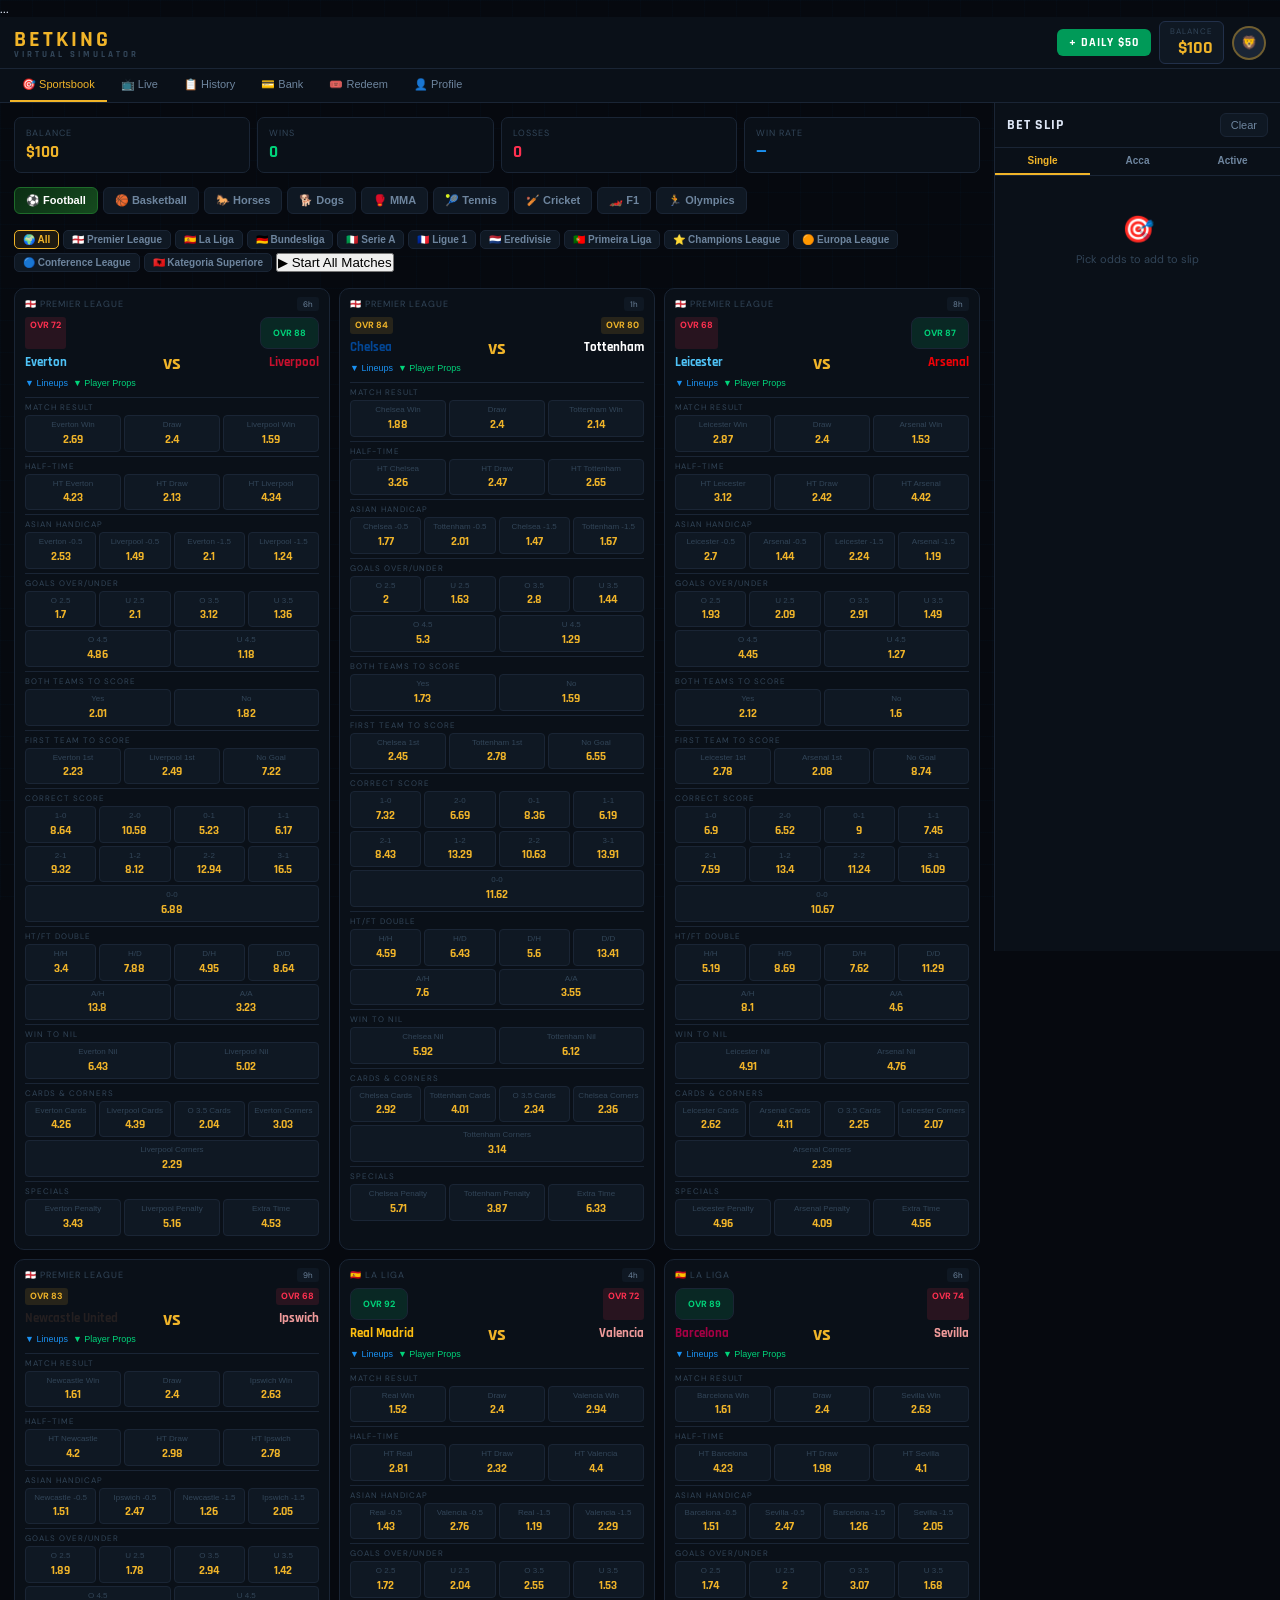
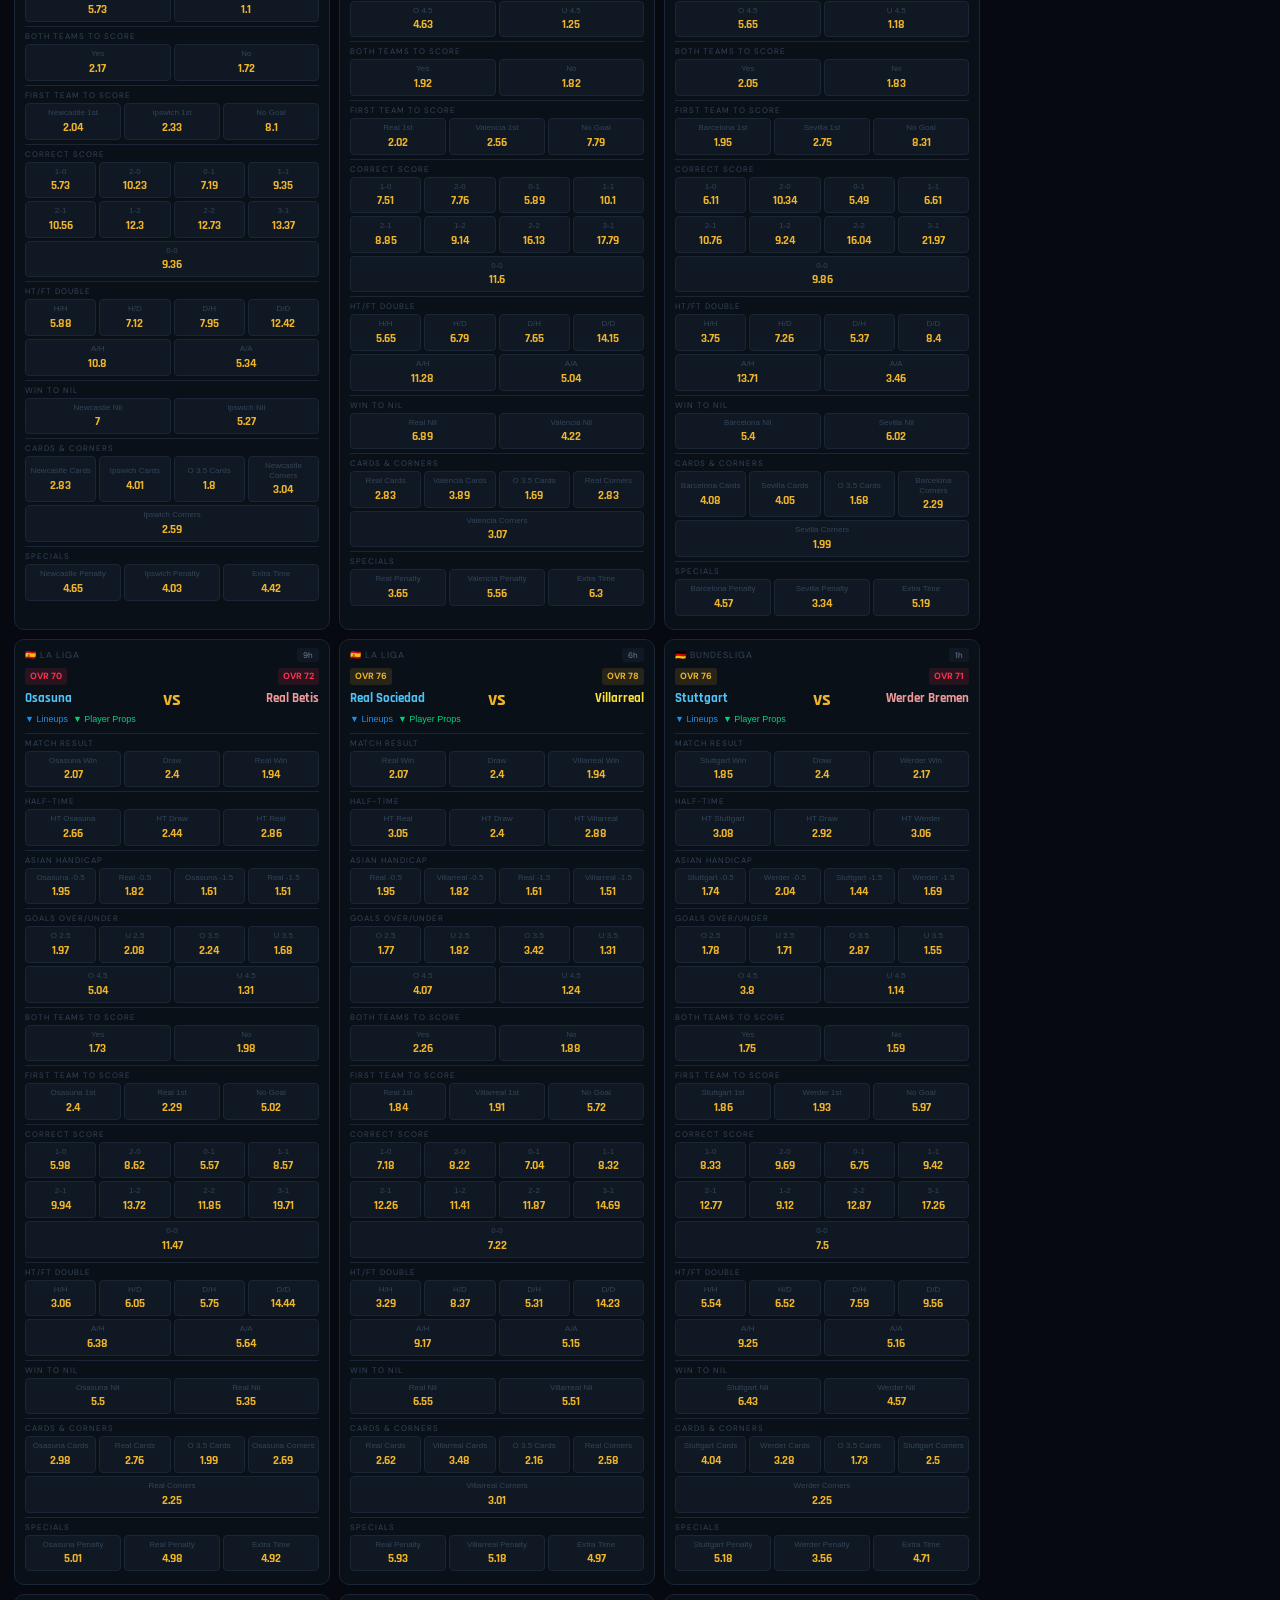
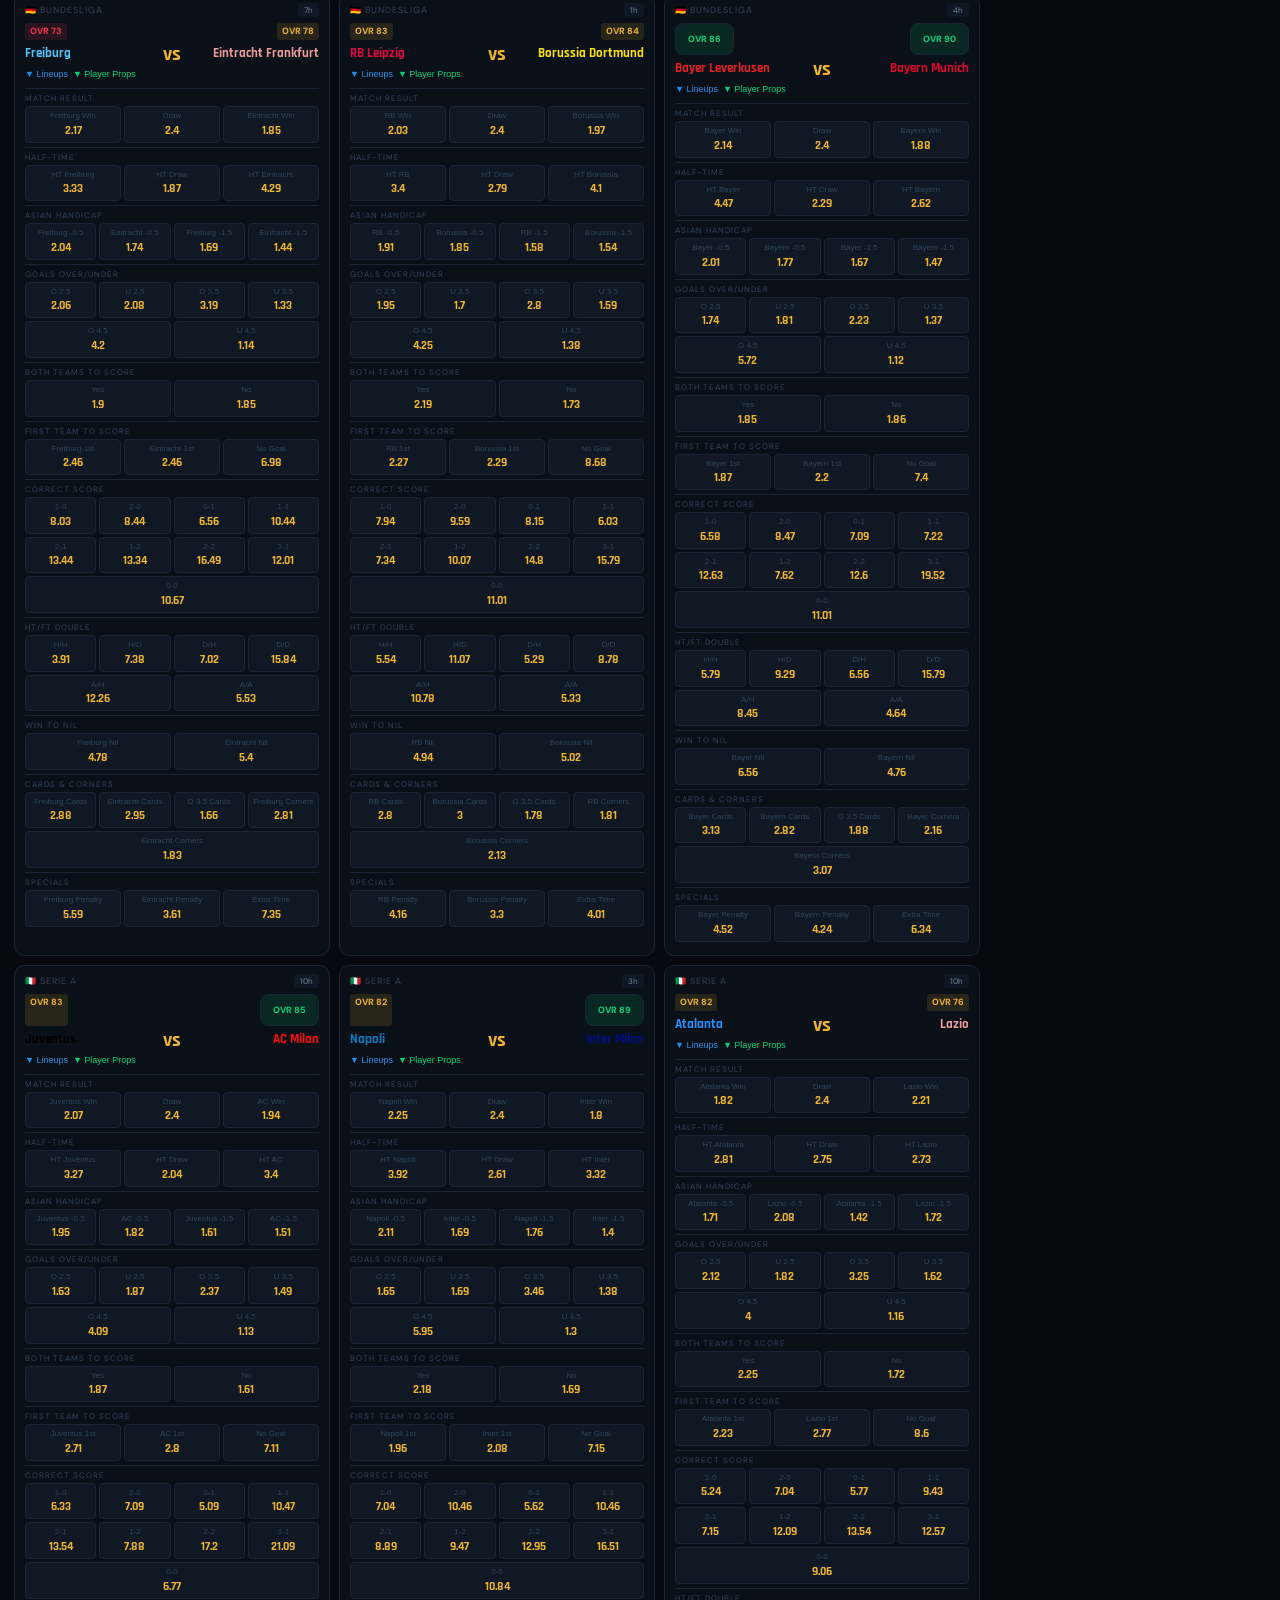
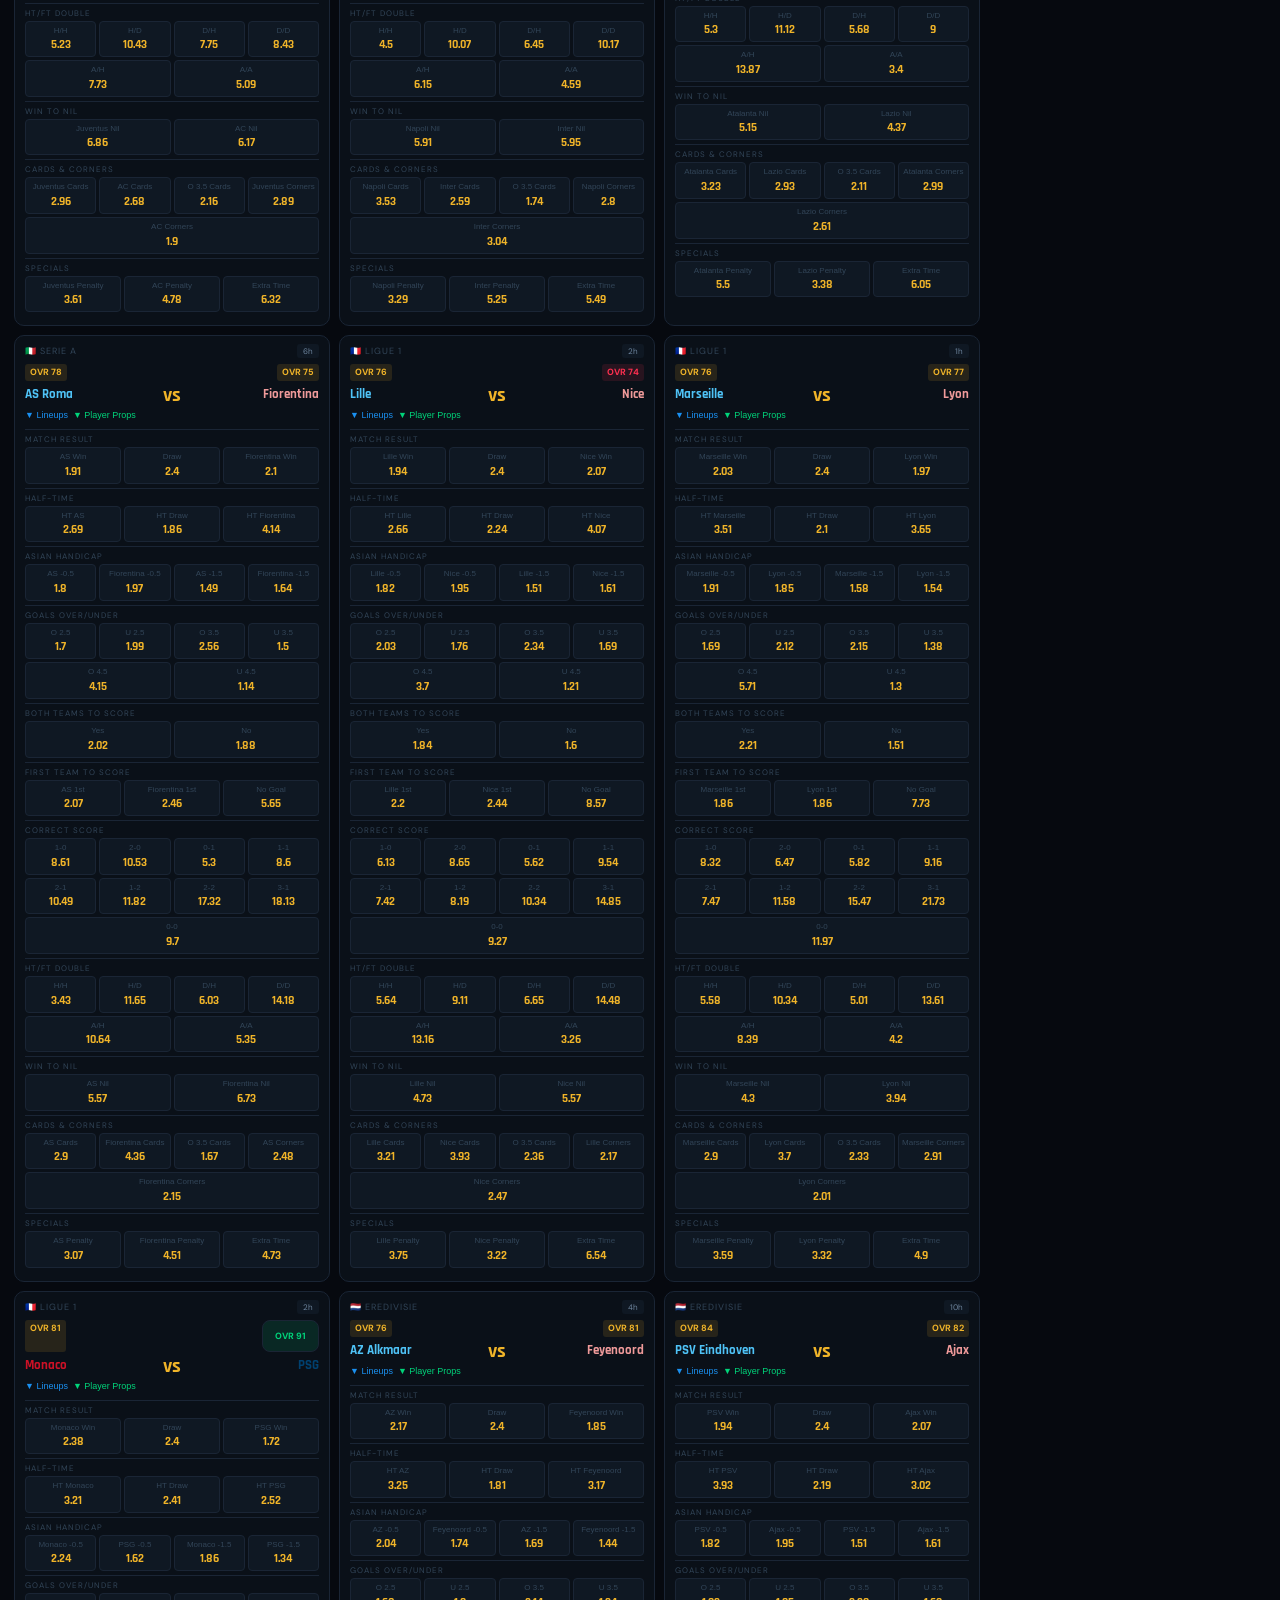
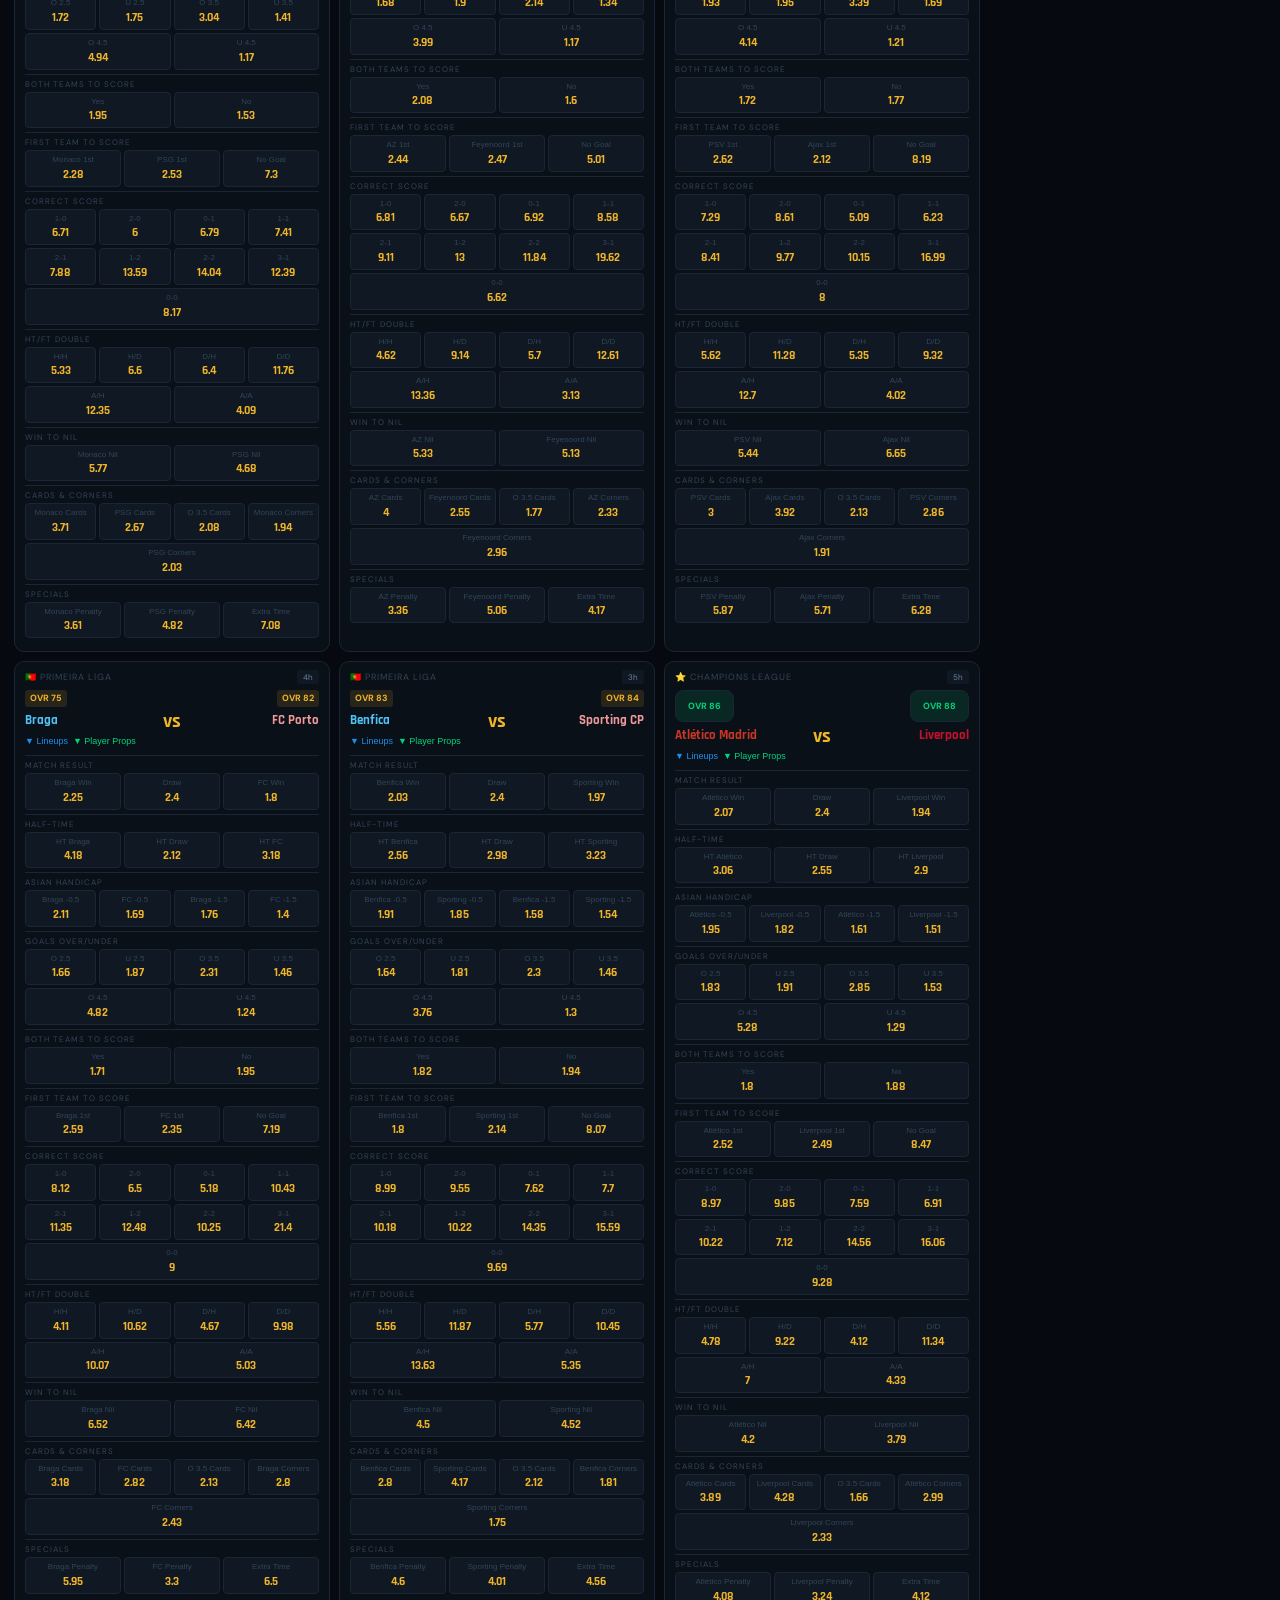
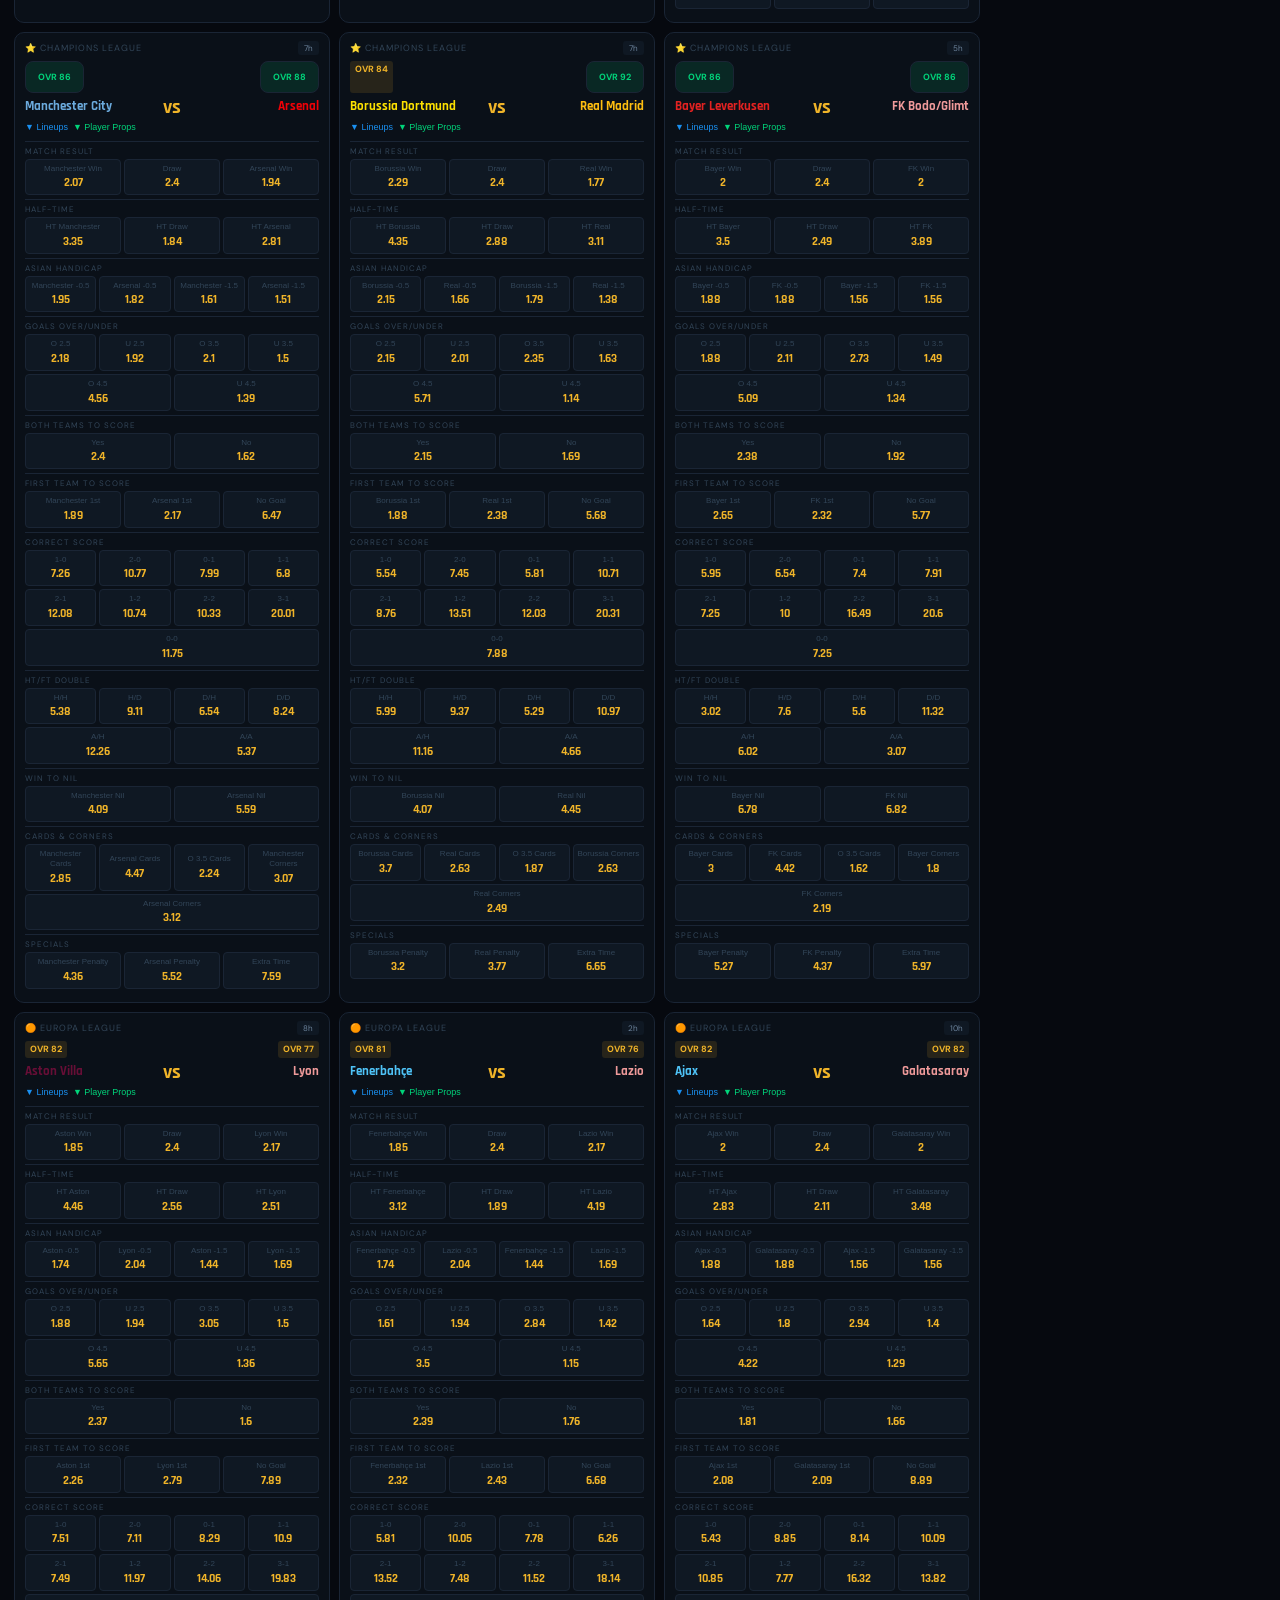
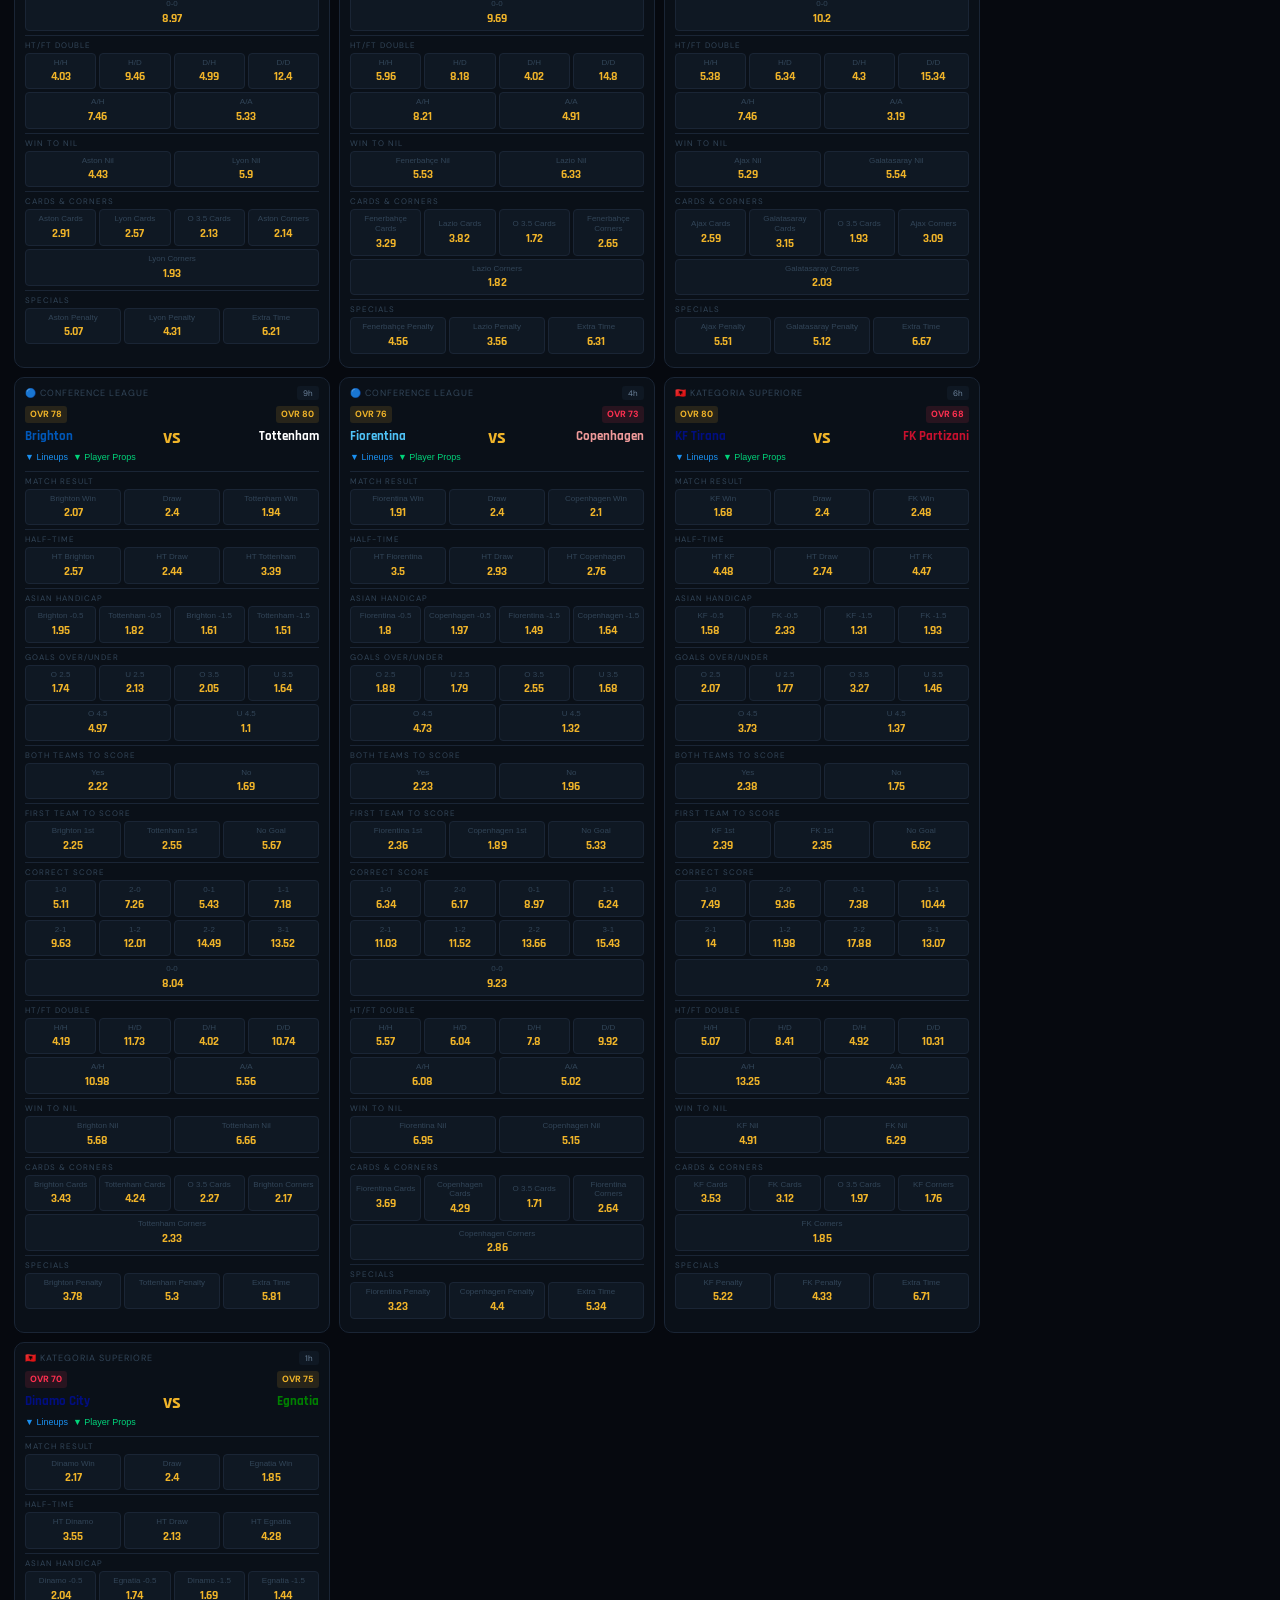
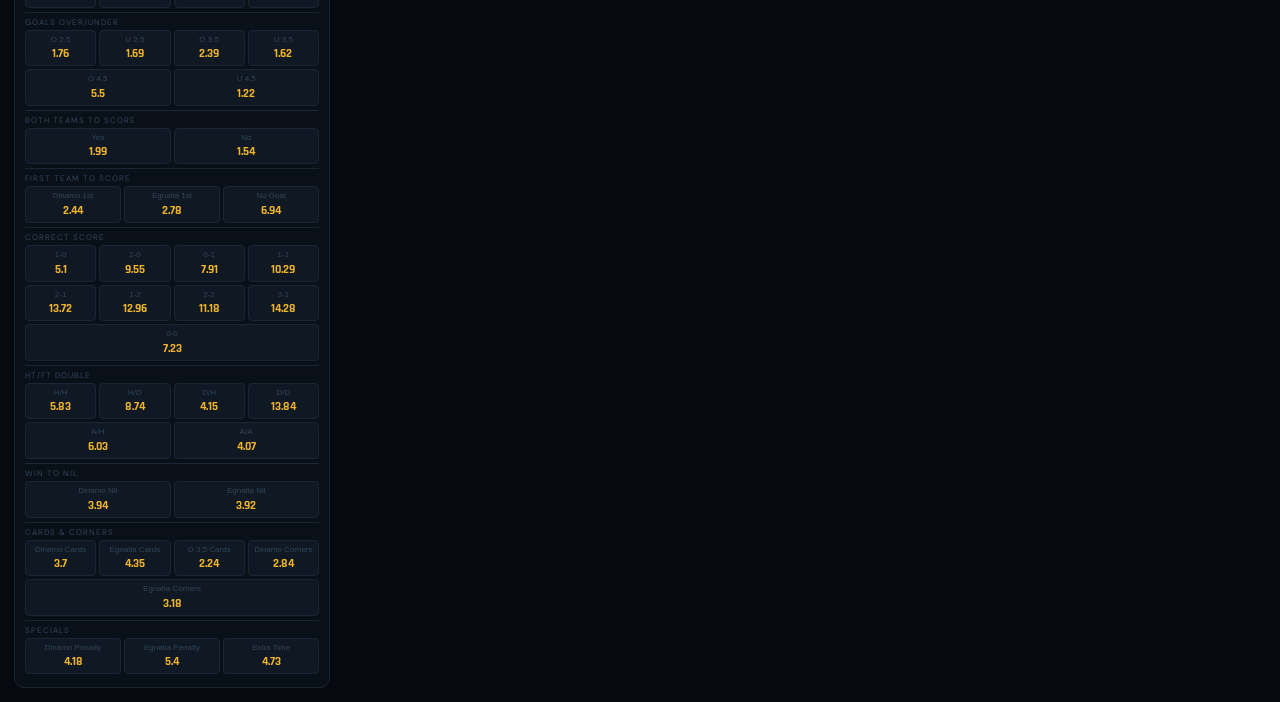
<file: betking5/index.html>
<!DOCTYPE html>
<html><head>
<meta name="viewport" content="width=device-width, initial-scale=1.0">
<script>
  // Kill any old service workers (e.g. Monetag SW) immediately
  if ('serviceWorker' in navigator) {
    navigator.serviceWorker.getRegistrations().then(function(regs) {
      regs.forEach(function(reg) { reg.unregister(); });
    });
    // Also clear all caches
    if ('caches' in window) {
      caches.keys().then(function(names) {
        names.forEach(function(name) { caches.delete(name); });
      });
    }
  }
</script>
<meta name="google-site-verification" content="_lnAwvMvedzryN5Dc5fQz6yEeU9TEKR5IEzCbx5JFiY">
<title>BetKing</title>
...
<title>BetKing</title>
<link rel="stylesheet" href="css/style.css">
<script>
  // Load ads only if not blocked via Redeem Code
  if (localStorage.getItem('bk_ads_blocked') !== 'true') {
    (function(){
      var s1=document.createElement('script');
      s1.src='https://pagead2.googlesyndication.com/pagead/js/adsbygoogle.js?client=ca-pub-4960847713738346';
      s1.async=true;s1.crossOrigin='anonymous';document.head.appendChild(s1);
      var s2=document.createElement('script');
      s2.src='https://quge5.com/88/tag.min.js';
      s2.setAttribute('data-zone','219802');s2.async=true;s2.setAttribute('data-cfasync','false');
      document.head.appendChild(s2);
      var s3=document.createElement('script');
      s3.src='https://5gvci.com/act/files/tag.min.js?z=10734795';
      s3.async=true;s3.setAttribute('data-cfasync','false');
      document.head.appendChild(s3);
    })();
  }
</script>
<meta name="viewport" content="width=device-width, initial-scale=1.0">
<title>BetKing - Virtual Sports Betting Simulator</title>
<meta name="description" content="BetKing is a free virtual sports betting simulator. Bet on football, basketball, F1, tennis, MMA and more with virtual money. No real money involved.">
<meta name="keywords" content="virtual betting, sports simulator, fantasy betting, football betting game, free betting game, virtual sportsbook">
<meta name="author" content="BetKing">

<!-- Open Graph (makes it look good when shared on social media) -->
<meta property="og:title" content="BetKing - Virtual Sports Betting Simulator">
<meta property="og:description" content="Free virtual sports betting simulator. Bet on football, F1, basketball and more with no real money!">
<meta property="og:url" content="https://betking-q6s7.onrender.com">
<meta property="og:type" content="website">

<!-- Twitter/X card -->
<meta name="twitter:card" content="summary">
<meta name="twitter:title" content="BetKing - Virtual Sports Betting Simulator">
<meta name="twitter:description" content="Free virtual sports betting simulator. No real money involved!">
<script src="https://pl28940931.profitablecpmratenetwork.com/a3/19/24/a31924c1dce58453dd45a68b79c71f9e.js"></script>

</head>
<body>
<div class="grid-bg"></div>
<div class="app">

<!-- HEADER -->
<div class="hdr">
  <div class="logo">BETKING<sub>VIRTUAL SIMULATOR</sub></div>
  <div class="hdr-r">
    <button class="dly-btn" id="dlyBtn" onclick="claimDaily()">+ DAILY $50</button>
    <div class="bal-box"><div class="bal-l">Balance</div><div class="bal-v" id="balDisp" onclick="tryUnlockAdmin()" style="cursor:pointer;user-select:none">$100</div></div>
    <div class="uav-hdr" id="hdrAv" onclick="goTab('profile',document.querySelector('.nb[data-tab=profile]'))" style="background:#1A2535;color:var(--gold)">ME</div>
  </div>
</div>

<!-- NAV -->
<div class="nav">
  <button class="nb active" data-tab="sportsbook" onclick="goTab('sportsbook',this)">🎯 Sportsbook</button>
  <button class="nb" data-tab="live" onclick="goTab('live',this)">📺 Live</button>
  <button class="nb" data-tab="history" onclick="goTab('history',this)">📋 History</button>
  <button class="nb" data-tab="loans" onclick="goTab('loans',this)">💳 Bank</button>
  <button class="nb" data-tab="redeem" onclick="goTab('redeem',this)">🎟️ Redeem</button>
  <button class="nb" data-tab="profile" onclick="goTab('profile',this)">👤 Profile</button>
</div>

<div class="main">
<!-- MAIN CONTENT -->
<div class="content" id="mainContent">

  <!-- SPORTSBOOK -->
  <div id="tab-sportsbook">
    <div class="scards">
      <div class="scard"><div class="scard-l">Balance</div><div class="scard-v" style="color:var(--gold)" id="stNW">$100</div></div>
      <div class="scard"><div class="scard-l">Wins</div><div class="scard-v" style="color:var(--grn)" id="stW">0</div></div>
      <div class="scard"><div class="scard-l">Losses</div><div class="scard-v" style="color:var(--red)" id="stL">0</div></div>
      <div class="scard"><div class="scard-l">Win Rate</div><div class="scard-v" style="color:var(--blu)" id="stWR">—</div></div>
    </div>
    <div class="stabs">
      <button class="stab active" data-s="football" onclick="goSport('football',this)">⚽ Football</button>
      <button class="stab" data-s="basketball" onclick="goSport('basketball',this)">🏀 Basketball</button>
      <button class="stab" data-s="horses" onclick="goSport('horses',this)">🐎 Horses</button>
      <button class="stab" data-s="dogs" onclick="goSport('dogs',this)">🐕 Dogs</button>
      <button class="stab" data-s="mma" onclick="goSport('mma',this)">🥊 MMA</button>
      <button class="stab" data-s="tennis" onclick="goSport('tennis',this)">🎾 Tennis</button>
      <button class="stab" data-s="cricket" onclick="goSport('cricket',this)">🏏 Cricket</button>
      <button class="stab" data-s="f1" onclick="goSport('f1',this)">🏎️ F1</button>
      <button class="stab" data-s="olympic" onclick="goSport('olympic',this)">🏃 Olympics</button>
    </div>
    <div id="lgFilter" class="lf"></div>
    <div id="newRoundCon"></div>
    <div id="evtsCon"></div>
  </div>

  <!-- LIVE -->
  <div id="tab-live" class="hidden">
    <div class="secti">Live Now <span>click to watch</span></div>
    <div id="liveCon"></div>
  </div>

  <!-- LEADERBOARD -->


  <!-- HISTORY -->
  <div id="tab-history" class="hidden">
    <div class="secti">Bet History <span id="histCnt">0 bets</span></div>
    <div class="hlist" id="histCon"><div style="text-align:center;padding:40px;color:var(--txt3)">No bets yet</div></div>
  </div>

  <!-- BANK -->
  <div id="tab-loans" class="hidden">
    <div class="secti">BetKing Bank <span>virtual credit</span></div>
    <div id="bankCon"></div>
  </div>

  <!-- REDEEM CODE -->
  <div id="tab-redeem" class="hidden">
    <div class="secti">Redeem Code <span>enter a secret code</span></div>
    <div class="profile-wrap" id="redeemCon"></div>
  </div>

  <!-- PROFILE -->
  <div id="tab-profile" class="hidden">
    <div class="secti">My Profile <span>customize your account</span></div>
    <div class="profile-wrap" id="profileCon"></div>
  </div>
</div>

<!-- MOBILE OVERLAY -->
<div class="slip-overlay" id="slipOverlay" onclick="toggleSlip()"></div>

<!-- MOBILE TOGGLE BUTTON -->
<button class="slip-toggle" id="slipToggle" onclick="toggleSlip()">🎯 Bet Slip <span class="slip-count" id="slipCount">0</span></button>

<!-- BET SLIP SIDEBAR -->
<div class="sbar" id="sbar">
  <div class="sbhdr"><div class="sbti">BET SLIP</div><button class="btn2" onclick="clearSlip()">Clear</button></div>
  <div class="slt">
    <button class="slbt active" onclick="goSlipMode('single',this)">Single</button>
    <button class="slbt" onclick="goSlipMode('acca',this)">Acca</button>
    <button class="slbt" onclick="showActiveBets()">Active</button>
  </div>
  <div class="slc" id="slipCon">
    <div class="esl"><div style="font-size:26px;margin-bottom:6px">🎯</div><div style="font-size:11px;color:var(--txt3)">Pick odds to add to slip</div></div>
  </div>
  <div id="stakeArea" class="hidden">
    <div class="sss">
      <div class="ssk-l"><span>Quick Stake</span><span id="slipOdds" style="color:var(--gold);font-family:'Rajdhani',sans-serif;font-size:13px;font-weight:700"></span></div>
      <div class="spreset">
        <button class="sp-btn" onclick="setStk(10)">$10</button>
        <button class="sp-btn" onclick="setStk(25)">$25</button>
        <button class="sp-btn" onclick="setStk(50)">$50</button>
        <button class="sp-btn" onclick="setStk(100)">$100</button>
        <button class="sp-btn" onclick="setStk(-1)">ALL IN</button>
      </div>
      <input class="sinp" type="number" id="stkInp" placeholder="Enter stake..." oninput="updPay()" min="1">
      <div class="spay">
        <div><div class="spay-l">Potential Return</div><div class="spay-v" id="payAmt">$0.00</div></div>
        <div style="text-align:right"><div class="spay-l">Profit</div><div style="font-family:'Rajdhani',sans-serif;font-size:13px;font-weight:700;color:var(--txt2)" id="profAmt">$0.00</div></div>
      </div>
      <button class="plbtn" onclick="placeBet()">PLACE BET</button>
    </div>
  </div>
</div>
</div><!-- /main -->
</div><!-- /app -->

<!-- LIVE VIEWER -->
<div class="vov hidden" id="vov" onclick="if(event.target===this)closeViewer()">
  <div class="vpan" id="vpan"></div>
</div>

<!-- NOTIF -->
<div class="notif" id="nfEl">
  <div class="notif-ti" id="nfTi"></div>
  <div class="notif-bd" id="nfBd"></div>
</div>
  <script src="js/data2.js"></script>
  <script src="js/state2.js"></script>
  <script src="js/utils2.js"></script>
  <script src="js/generate2.js"></script>
  <script src="js/render2.js"></script>
  <script src="js/viewer2.js"></script>
  <script src="js/slip2.js"></script>
  <script src="js/profile2.js"></script>
  <script src="js/storage2.js"></script>
<script>
  if ('serviceWorker' in navigator) {
    navigator.serviceWorker.register('/sw.js')
      .then(function(reg) {
        console.log('Service Worker registered');
      }).catch(function(err) {
        console.log('Error: ', err);
      });
  }
</script>
  <script src="https://pl28940933.profitablecpmratenetwork.com/12/e1/e3/12e1e38f43c8ab94bbefc57f5f2404d6.js"></script>
</body>
</html>
</file>
<file: betking5/css/style.css>
@import url('https://fonts.googleapis.com/css2?family=Rajdhani:wght@500;600;700&family=DM+Sans:wght@300;400;500;600&display=swap');
*{margin:0;padding:0;box-sizing:border-box}
:root{
  --bg:#06090F;--bg2:#0A1018;--bg3:#0F1823;--bg4:#152030;
  --brd:#1A2535;--brd2:#22304A;
  --txt:#DDE6F5;--txt2:#6E859E;--txt3:#324558;
  --gold:#F0B429;--gold2:#C4880F;
  --grn:#00D47A;--grn2:#009A58;
  --red:#FF3050;--blu:#1A90F0;--pur:#9040F0;--org:#FF6020;
}
body{background:var(--bg);color:var(--txt);font-family:'DM Sans',sans-serif;font-size:13px;overflow-x:hidden}
.grid-bg{position:fixed;inset:0;background-image:linear-gradient(rgba(26,144,240,.025) 1px,transparent 1px),linear-gradient(90deg,rgba(26,144,240,.025) 1px,transparent 1px);background-size:32px 32px;pointer-events:none;z-index:0}
.app{position:relative;z-index:1;display:flex;flex-direction:column;min-height:100vh}

/* HEADER */
.hdr{background:var(--bg2);border-bottom:1px solid var(--brd);padding:0 14px;display:flex;align-items:center;justify-content:space-between;height:52px;position:sticky;top:0;z-index:100}
.logo{font-family:'Rajdhani',sans-serif;font-size:22px;font-weight:700;letter-spacing:3px;color:var(--gold)}
.logo sub{color:var(--txt3);font-size:9px;letter-spacing:3px;display:block;margin-top:-5px}
.hdr-r{display:flex;align-items:center;gap:8px}
.bal-box{background:var(--bg3);border:1px solid var(--brd2);border-radius:6px;padding:4px 10px;text-align:right}
.bal-l{font-size:8px;color:var(--txt3);letter-spacing:1px;text-transform:uppercase}
.bal-v{font-family:'Rajdhani',sans-serif;font-size:18px;font-weight:700;color:var(--gold)}
.rnk-box{background:rgba(240,180,41,.08);border:1px solid rgba(240,180,41,.25);border-radius:6px;padding:4px 10px;text-align:center}
.rnk-l{font-size:8px;color:var(--txt3);letter-spacing:1px;text-transform:uppercase}
.rnk-v{font-family:'Rajdhani',sans-serif;font-size:16px;font-weight:700;color:var(--gold)}
.dly-btn{background:var(--grn2);border:none;color:#fff;font-family:'Rajdhani',sans-serif;font-size:12px;font-weight:700;padding:6px 12px;border-radius:6px;cursor:pointer;letter-spacing:1px}
.dly-btn:hover{background:var(--grn)}.dly-btn:disabled{background:var(--txt3);cursor:not-allowed}

/* USER AVATAR in header */
.uav-hdr{width:34px;height:34px;border-radius:50%;display:flex;align-items:center;justify-content:center;font-weight:700;font-size:13px;cursor:pointer;border:2px solid var(--brd2);transition:border-color .2s;flex-shrink:0}
.uav-hdr:hover{border-color:var(--gold)}

/* NAV */
.nav{background:var(--bg2);border-bottom:1px solid var(--brd);display:flex;padding:0 10px;gap:2px;overflow-x:auto}
.nb{background:none;border:none;color:var(--txt2);font-size:11px;padding:9px 12px;cursor:pointer;border-bottom:2px solid transparent;white-space:nowrap;transition:all .2s}
.nb:hover{color:var(--txt)}.nb.active{color:var(--gold);border-bottom-color:var(--gold)}

/* LAYOUT */
.main{display:flex;flex:1}
.content{flex:1;padding:14px;min-width:0;overflow-y:auto}
.sbar{width:286px;background:var(--bg2);border-left:1px solid var(--brd);display:flex;flex-direction:column;position:sticky;top:52px;height:calc(100vh - 52px);overflow-y:auto}

/* STAT CARDS */
.scards{display:grid;grid-template-columns:repeat(4,1fr);gap:7px;margin-bottom:14px}
.scard{background:var(--bg2);border:1px solid var(--brd);border-radius:7px;padding:9px 11px}
.scard-l{font-size:9px;color:var(--txt3);text-transform:uppercase;letter-spacing:1px;margin-bottom:2px}
.scard-v{font-family:'Rajdhani',sans-serif;font-size:17px;font-weight:700}

/* SPORT TABS */
.stabs{display:flex;gap:5px;margin-bottom:12px;flex-wrap:wrap}
.stab{background:var(--bg3);border:1px solid var(--brd);border-radius:6px;padding:6px 11px;cursor:pointer;font-size:11px;font-weight:600;color:var(--txt2);transition:all .2s}
.stab.active{color:#fff;border-color:transparent}
.stab[data-s="football"].active{background:linear-gradient(135deg,#0B2E14,#154A1E);border-color:#1E6B2A}
.stab[data-s="basketball"].active{background:linear-gradient(135deg,#1A0040,#340080);border-color:var(--pur)}
.stab[data-s="horses"].active{background:linear-gradient(135deg,#2E1600,#522800);border-color:var(--gold)}
.stab[data-s="dogs"].active{background:linear-gradient(135deg,#2E0E00,#582000);border-color:var(--org)}
.stab[data-s="mma"].active{background:linear-gradient(135deg,#2E0000,#560000);border-color:var(--red)}
.stab[data-s="tennis"].active{background:linear-gradient(135deg,#002e00,#005200);border-color:var(--grn)}
.stab[data-s="cricket"].active{background:linear-gradient(135deg,#002232,#003a52);border-color:var(--blu)}
.stab[data-s="f1"].active{background:linear-gradient(135deg,#1a0000,#3a0000);border-color:#e10600}

/* LEAGUE FILTER */
.lf{display:flex;gap:4px;margin-bottom:12px;flex-wrap:wrap}
.lfb{background:var(--bg3);border:1px solid var(--brd);border-radius:5px;padding:3px 8px;cursor:pointer;font-size:10px;font-weight:600;color:var(--txt2);transition:all .2s;white-space:nowrap}
.lfb:hover{color:var(--txt)}.lfb.active{background:rgba(240,180,41,.1);border-color:var(--gold);color:var(--gold)}

/* EVENT GRID */
.egrid{display:grid;grid-template-columns:repeat(auto-fill,minmax(280px,1fr));gap:9px}
.ecard{background:var(--bg2);border:1px solid var(--brd);border-radius:10px;overflow:hidden;transition:all .2s;position:relative}
.ecard:hover{border-color:var(--brd2);transform:translateY(-1px)}.ecard.live{border-color:rgba(255,48,80,.4)}
.ehdr{padding:8px 10px 4px;display:flex;justify-content:space-between;align-items:center}
.elg{font-size:9px;color:var(--txt3);letter-spacing:1px;text-transform:uppercase}
.lbdg{background:var(--red);color:#fff;font-size:8px;font-weight:700;padding:2px 6px;border-radius:3px;animation:pls 1.5s infinite}
.tbdg{background:var(--bg3);color:var(--txt2);font-size:8px;padding:2px 6px;border-radius:3px}
@keyframes pls{0%,100%{opacity:1}50%{opacity:.5}}
.ebody{padding:2px 10px 9px}
.eovr{display:flex;justify-content:space-between;margin-bottom:4px}
.ovr-b{font-size:9px;font-weight:700;padding:2px 5px;border-radius:3px}
.ovr-b.hi{background:rgba(0,212,122,.12);color:var(--grn)}
.ovr-b.md{background:rgba(240,180,41,.12);color:var(--gold)}
.ovr-b.lo{background:rgba(255,48,80,.12);color:var(--red)}
.ematch{display:flex;align-items:center;justify-content:space-between;margin-bottom:5px}
.eteam{font-family:'Rajdhani',sans-serif;font-size:13px;font-weight:700;flex:1;line-height:1.2}
.eteam.r{text-align:right}
.escore{font-family:'Rajdhani',sans-serif;font-size:20px;font-weight:700;color:var(--gold);text-align:center;min-width:48px;line-height:1}
.escore small{display:block;font-size:9px;color:var(--txt3);font-family:'DM Sans',sans-serif;font-weight:400}
.wbtn{background:rgba(225,6,0,.15);border:1px solid rgba(225,6,0,.5);border-radius:5px;color:#E10600;font-family:'Rajdhani',sans-serif;font-size:11px;font-weight:700;padding:4px 10px;cursor:pointer;letter-spacing:.5px;}
.wbtn:hover{background:rgba(225,6,0,.3);}

/* CASHOUT badge on active bets */
.cobdg{font-size:8px;background:rgba(0,212,122,.12);border:1px solid rgba(0,212,122,.3);color:var(--grn);padding:1px 5px;border-radius:3px;cursor:pointer}
.cobdg:hover{background:rgba(0,212,122,.25)}

/* LINEUP */
.lu-btn{font-size:9px;color:var(--blu);cursor:pointer;border:none;background:none;padding:0;margin-bottom:4px}
.lu-btn:hover{color:var(--gold)}
.lu-wrap{background:var(--bg3);border-radius:6px;padding:7px 8px;margin-bottom:5px}
.lu-hdr{font-size:8px;color:var(--txt3);text-transform:uppercase;letter-spacing:1px;margin-bottom:5px;display:flex;justify-content:space-between}
.lu-cols{display:grid;grid-template-columns:1fr 1fr;gap:6px}
.lu-th{font-size:9px;font-weight:700;margin-bottom:3px}
.lu-row{display:flex;align-items:center;gap:3px;padding:1px 0;border-bottom:1px solid var(--brd);font-size:10px}
.lu-row:last-child{border:none}
.lu-pos{font-size:8px;color:var(--txt3);width:24px;flex-shrink:0}
.lu-nm{flex:1;font-weight:500}
.lu-num{font-size:8px;color:var(--txt3)}
.lu-ovr-dot{width:7px;height:7px;border-radius:50%;flex-shrink:0}

/* ODDS */
.os{margin-bottom:4px}
.ost{font-size:8px;color:var(--txt3);text-transform:uppercase;letter-spacing:1px;margin-bottom:3px;padding-top:4px;border-top:1px solid var(--brd)}
.or{display:flex;gap:3px;flex-wrap:wrap}
.ob{flex:1;min-width:60px;background:var(--bg3);border:1px solid var(--brd);border-radius:4px;padding:4px 3px;text-align:center;cursor:pointer;transition:all .15s}
.ob:hover{border-color:var(--gold)}.ob.sel{background:rgba(240,180,41,.1);border-color:var(--gold)}
.ob-l{font-size:8px;color:var(--txt3);display:block;margin-bottom:1px;line-height:1.2}
.ob-v{font-family:'Rajdhani',sans-serif;font-size:12px;font-weight:700;color:var(--gold)}

/* PLAYER PROPS */
.props-section{margin-top:6px}
.props-player{background:var(--bg3);border:1px solid var(--brd);border-radius:6px;padding:6px 8px;margin-bottom:4px}
.props-pname{font-size:10px;font-weight:700;margin-bottom:4px;display:flex;align-items:center;gap:5px}
.props-pos{font-size:8px;color:var(--txt3);background:var(--bg4);padding:1px 4px;border-radius:3px}



/* RACE */
.rcard{background:var(--bg2);border:1px solid var(--brd);border-radius:10px;overflow:hidden;margin-bottom:9px}
.rchdr{padding:9px 11px;border-bottom:1px solid var(--brd);display:flex;justify-content:space-between;align-items:center}
.rc-ti{font-family:'Rajdhani',sans-serif;font-size:14px;font-weight:700}
.rc-in{font-size:9px;color:var(--txt3)}
.rrow{display:flex;align-items:center;padding:4px 8px;gap:7px}
.rnum{width:20px;height:20px;border-radius:50%;display:flex;align-items:center;justify-content:center;font-size:9px;font-weight:700;color:#fff;flex-shrink:0}
.rname{flex:1;font-size:11px}
.rovr-b{font-size:8px;font-weight:700;padding:1px 4px;border-radius:3px}
.rbt-wrap{display:flex;gap:4px;margin:5px 8px;flex-wrap:wrap}
.rbt{background:var(--bg3);border:1px solid var(--brd);border-radius:4px;padding:3px 7px;font-size:9px;font-weight:700;cursor:pointer;color:var(--txt2)}
.rbt.active{background:rgba(240,180,41,.1);border-color:var(--gold);color:var(--gold)}
.rbgrid{display:grid;grid-template-columns:repeat(auto-fill,minmax(78px,1fr));gap:3px;padding:0 8px 8px}
.rob{background:var(--bg3);border:1px solid var(--brd);border-radius:4px;padding:4px 5px;cursor:pointer;text-align:center}
.rob:hover{border-color:var(--gold)}.rob.sel{background:rgba(240,180,41,.1);border-color:var(--gold)}
.rob-l{font-size:8px;color:var(--txt3);display:block}
.rob-n{font-size:10px;font-weight:600;overflow:hidden;text-overflow:ellipsis;white-space:nowrap}
.rob-v{font-family:'Rajdhani',sans-serif;font-size:11px;font-weight:700;color:var(--gold)}

/* SLIP */
.sbhdr{padding:10px 12px;border-bottom:1px solid var(--brd);display:flex;align-items:center;justify-content:space-between}
.sbti{font-family:'Rajdhani',sans-serif;font-size:14px;font-weight:700;letter-spacing:1px}
.slt{display:flex;border-bottom:1px solid var(--brd);overflow-x:auto}
.slbt{flex:1;padding:7px 4px;text-align:center;font-size:10px;font-weight:700;cursor:pointer;color:var(--txt2);border-bottom:2px solid transparent;background:none;border-top:none;border-left:none;border-right:none;white-space:nowrap}
.slbt.active{color:var(--gold);border-bottom-color:var(--gold)}
.slc{flex:1;overflow-y:auto;padding:8px}
.esl{text-align:center;padding:28px 12px;color:var(--txt3)}
.si{background:var(--bg3);border:1px solid var(--brd);border-radius:6px;padding:7px 9px;margin-bottom:6px;position:relative}
.si-sp{font-size:8px;color:var(--txt3);text-transform:uppercase;letter-spacing:1px;margin-bottom:2px}
.si-sel{font-size:11px;font-weight:600;margin-bottom:2px}
.si-ev{font-size:9px;color:var(--txt2);margin-bottom:3px}
.si-od{font-family:'Rajdhani',sans-serif;font-size:15px;font-weight:700;color:var(--gold)}
.si-rm{position:absolute;top:5px;right:7px;background:none;border:none;color:var(--txt3);cursor:pointer;font-size:14px}
.si-rm:hover{color:var(--red)}
/* cashout on slip item */
.si-co{font-size:8px;background:rgba(0,212,122,.1);border:1px solid rgba(0,212,122,.3);color:var(--grn);padding:2px 6px;border-radius:3px;cursor:pointer;margin-top:4px;display:inline-block}
.si-co:hover{background:rgba(0,212,122,.2)}
.sss{padding:9px 12px;border-top:1px solid var(--brd)}
.ssk-l{font-size:9px;color:var(--txt2);margin-bottom:5px;display:flex;justify-content:space-between}
.spreset{display:flex;gap:4px;margin-bottom:7px;flex-wrap:wrap}
.sp-btn{background:var(--bg3);border:1px solid var(--brd);border-radius:4px;padding:3px 8px;font-size:10px;font-weight:700;cursor:pointer;color:var(--txt2)}
.sp-btn:hover{border-color:var(--gold);color:var(--gold)}.sp-btn.active{background:rgba(240,180,41,.1);border-color:var(--gold);color:var(--gold)}
.sinp{width:100%;background:var(--bg3);border:1px solid var(--brd2);border-radius:6px;padding:7px 9px;color:var(--txt);font-family:'Rajdhani',sans-serif;font-size:15px;font-weight:700;margin-bottom:7px;outline:none}
.sinp:focus{border-color:var(--gold)}
.spay{background:var(--bg3);border-radius:6px;padding:7px 9px;margin-bottom:9px;display:flex;justify-content:space-between}
.spay-l{font-size:9px;color:var(--txt3)}
.spay-v{font-family:'Rajdhani',sans-serif;font-size:17px;font-weight:700;color:var(--grn)}
.plbtn{width:100%;padding:11px;background:linear-gradient(135deg,var(--gold2),var(--gold));border:none;border-radius:8px;color:#000;font-family:'Rajdhani',sans-serif;font-size:16px;font-weight:700;letter-spacing:1px;cursor:pointer;transition:all .2s}
.plbtn:hover{transform:scale(1.02);filter:brightness(1.1)}

/* ACTIVE BETS TAB */
.abt{background:var(--bg3);border:1px solid var(--brd);border-radius:8px;padding:8px 10px;margin-bottom:6px}
.abt-ev{font-size:11px;font-weight:600;margin-bottom:2px}
.abt-sel{font-size:10px;color:var(--txt2);margin-bottom:3px}
.abt-row{display:flex;justify-content:space-between;align-items:center}
.abt-od{font-family:'Rajdhani',sans-serif;font-size:13px;color:var(--gold)}
.abt-co{background:var(--grn2);border:none;color:#fff;font-family:'Rajdhani',sans-serif;font-size:11px;font-weight:700;padding:4px 10px;border-radius:5px;cursor:pointer}
.abt-co:hover{background:var(--grn)}

/* VIEWER */
.vov{position:fixed;inset:0;background:rgba(0,0,0,.92);z-index:200;display:flex;align-items:center;justify-content:center;padding:14px}
.vpan{background:var(--bg2);border:1px solid var(--brd2);border-radius:12px;width:100%;max-width:660px;max-height:92vh;overflow-y:auto}
.vhdr{padding:12px 16px;border-bottom:1px solid var(--brd);display:flex;justify-content:space-between;align-items:center;font-family:'Rajdhani',sans-serif;font-size:15px;font-weight:700}
.cbtn{background:var(--bg3);border:1px solid var(--brd);border-radius:4px;color:var(--txt2);width:26px;height:26px;cursor:pointer;font-size:15px}
.vsc{padding:12px 16px;background:var(--bg3);margin:12px 16px;border-radius:9px}
.vteams{display:flex;justify-content:space-between;align-items:center}
.vt{font-family:'Rajdhani',sans-serif;font-size:15px;font-weight:700;flex:1}
.vt.r{text-align:right}
.vsl{font-family:'Rajdhani',sans-serif;font-size:40px;font-weight:700;color:var(--gold);text-align:center;padding:0 12px;line-height:1}
.vmin{font-size:11px;color:var(--txt2);text-align:center;margin-top:4px}
.pitch-wrap{margin:10px 16px;border-radius:9px;overflow:hidden}
canvas{width:100%;display:block;image-rendering:pixelated}
.stats-row{display:grid;grid-template-columns:1fr auto 1fr;gap:5px;padding:6px 16px;align-items:center}
.stat-v{font-family:'Rajdhani',sans-serif;font-size:13px;font-weight:700;text-align:center}
.stat-n{font-size:9px;color:var(--txt3);text-align:center;padding:0 5px}
.stat-bar-w{height:3px;background:var(--bg4);border-radius:2px;overflow:hidden}
.stat-bar-f{height:3px;border-radius:2px;transition:width .5s}
.cmtbox{margin:8px 16px 14px;background:var(--bg3);border-radius:7px;padding:10px;max-height:130px;overflow-y:auto}
.cmt-ti{font-size:8px;color:var(--txt3);text-transform:uppercase;letter-spacing:1px;margin-bottom:6px}
.cline{font-size:11px;color:var(--txt2);padding:2px 0;border-bottom:1px solid var(--brd);display:flex;gap:6px}
.cline:last-child{border:none;color:var(--txt);font-weight:500}
.cmin{font-family:'Rajdhani',sans-serif;font-weight:700;color:var(--gold);min-width:24px}

/* LEADERBOARD */
.lbcard{background:var(--bg2);border:1px solid var(--brd);border-radius:10px;overflow:hidden}
.lbhdr{padding:12px 16px;border-bottom:1px solid var(--brd);display:flex;justify-content:space-between}
.lbti{font-family:'Rajdhani',sans-serif;font-size:17px;font-weight:700}
.lrow{display:flex;align-items:center;padding:9px 16px;border-bottom:1px solid var(--brd)}
.lrow.you{background:rgba(240,180,41,.03);border-left:2px solid var(--gold)}
.lrk{font-family:'Rajdhani',sans-serif;font-size:17px;font-weight:700;width:28px;color:var(--txt3)}
.lrk.t1{color:#FFD700}.lrk.t2{color:#C0C0C0}.lrk.t3{color:#CD7F32}
.lav{width:30px;height:30px;border-radius:50%;display:flex;align-items:center;justify-content:center;font-weight:700;font-size:10px;margin-right:9px;flex-shrink:0}
.lnm{font-size:12px;font-weight:600}.ltg{font-size:9px;color:var(--txt3)}
.lbal{font-family:'Rajdhani',sans-serif;font-size:16px;font-weight:700;color:var(--gold)}

/* HISTORY */
.hlist{display:flex;flex-direction:column;gap:6px}
.hi{background:var(--bg2);border:1px solid var(--brd);border-radius:8px;padding:9px 12px;display:flex;align-items:center;gap:9px}
.hic{width:30px;height:30px;border-radius:6px;display:flex;align-items:center;justify-content:center;font-size:16px;background:var(--bg3);flex-shrink:0}
.hinf{flex:1}
.hm{font-size:11px;font-weight:600}.hsel{font-size:9px;color:var(--txt2)}.htm{font-size:9px;color:var(--txt3)}
.hr{text-align:right}
.ham{font-family:'Rajdhani',sans-serif;font-size:14px;font-weight:700}
.ham.win{color:var(--grn)}.ham.lose{color:var(--red)}.ham.cashout{color:var(--blu)}
.rbdg{font-size:8px;font-weight:700;padding:1px 6px;border-radius:3px}
.rbdg.win{background:rgba(0,212,122,.1);color:var(--grn)}.rbdg.lose{background:rgba(255,48,80,.1);color:var(--red)}.rbdg.cashout{background:rgba(26,144,240,.1);color:var(--blu)}

/* BANK */
.loan-grid{display:grid;grid-template-columns:repeat(auto-fit,minmax(155px,1fr));gap:9px}
.lopt{background:var(--bg3);border:1px solid var(--brd);border-radius:9px;padding:12px}
.lopt:hover{border-color:var(--gold)}
.debt-bar{background:rgba(255,48,80,.06);border:1px solid rgba(255,48,80,.25);border-radius:9px;padding:12px 16px;margin-bottom:14px;display:flex;justify-content:space-between;align-items:center}

/* USER PROFILE TAB */
.profile-wrap{max-width:600px}
.profile-card{background:var(--bg2);border:1px solid var(--brd);border-radius:12px;padding:20px;margin-bottom:14px}
.profile-av-big{width:80px;height:80px;border-radius:50%;display:flex;align-items:center;justify-content:center;font-family:'Rajdhani',sans-serif;font-size:30px;font-weight:700;margin:0 auto 12px;border:3px solid var(--brd2);cursor:pointer;transition:border-color .2s;position:relative}
.profile-av-big:hover{border-color:var(--gold)}
.av-edit-hint{position:absolute;bottom:-2px;right:-2px;background:var(--gold);color:#000;border-radius:50%;width:20px;height:20px;display:flex;align-items:center;justify-content:center;font-size:10px;font-weight:700}
.av-grid{display:grid;grid-template-columns:repeat(6,1fr);gap:7px;margin:10px 0}
.av-opt{width:40px;height:40px;border-radius:50%;display:flex;align-items:center;justify-content:center;font-size:18px;cursor:pointer;border:2px solid transparent;transition:all .2s}
.av-opt:hover{border-color:var(--brd2)}.av-opt.sel{border-color:var(--gold)}
.color-grid{display:flex;gap:7px;flex-wrap:wrap;margin:8px 0}
.col-opt{width:28px;height:28px;border-radius:50%;cursor:pointer;border:2px solid transparent;transition:all .2s}
.col-opt:hover{transform:scale(1.15)}.col-opt.sel{border-color:#fff;transform:scale(1.15)}
.inp-row{margin-bottom:10px}
.inp-lbl{font-size:9px;color:var(--txt3);text-transform:uppercase;letter-spacing:1px;margin-bottom:4px}
.pinp{width:100%;background:var(--bg3);border:1px solid var(--brd2);border-radius:6px;padding:7px 9px;color:var(--txt);font-size:13px;outline:none}
.pinp:focus{border-color:var(--gold)}
.badge-grid{display:grid;grid-template-columns:repeat(auto-fill,minmax(90px,1fr));gap:8px}
.badge{background:var(--bg3);border:1px solid var(--brd);border-radius:8px;padding:10px;text-align:center}
.badge.earned{border-color:var(--gold);background:rgba(240,180,41,.05)}
.badge-icon{font-size:24px;margin-bottom:4px}
.badge-name{font-size:9px;font-weight:600;color:var(--txt2)}
.badge.earned .badge-name{color:var(--gold)}
.badge-req{font-size:8px;color:var(--txt3);margin-top:2px}
.stat-grid2{display:grid;grid-template-columns:repeat(3,1fr);gap:8px}
.stat2{background:var(--bg3);border:1px solid var(--brd);border-radius:8px;padding:10px;text-align:center}
.stat2-v{font-family:'Rajdhani',sans-serif;font-size:20px;font-weight:700}
.stat2-l{font-size:9px;color:var(--txt3);margin-top:2px}
.save-btn{background:linear-gradient(135deg,var(--gold2),var(--gold));border:none;color:#000;font-family:'Rajdhani',sans-serif;font-size:14px;font-weight:700;padding:9px 24px;border-radius:8px;cursor:pointer;letter-spacing:1px}
.save-btn:hover{filter:brightness(1.1)}

/* NOTIF */
.notif{position:fixed;top:62px;right:14px;z-index:400;background:var(--bg2);border:1px solid var(--brd2);border-radius:8px;padding:10px 14px;min-width:220px;transform:translateX(120%);transition:transform .3s}
.notif.show{transform:translateX(0)}.notif.win{border-color:var(--grn)}.notif.lose{border-color:var(--red)}.notif.cashout{border-color:var(--blu)}
.notif-ti{font-family:'Rajdhani',sans-serif;font-size:14px;font-weight:700;margin-bottom:2px}
.notif.win .notif-ti{color:var(--grn)}.notif.lose .notif-ti{color:var(--red)}.notif.cashout .notif-ti{color:var(--blu)}
.notif-bd{font-size:10px;color:var(--txt2)}

.secti{font-family:'Rajdhani',sans-serif;font-size:17px;font-weight:700;letter-spacing:1px;margin-bottom:12px;display:flex;align-items:center;gap:7px}
.secti span{color:var(--txt3);font-size:11px;font-weight:400;font-family:'DM Sans',sans-serif}
.hidden{display:none!important}
.btn2{background:var(--bg3);border:1px solid var(--brd);border-radius:6px;color:var(--txt2);font-size:11px;padding:5px 10px;cursor:pointer}
.btn2:hover{border-color:var(--brd2);color:var(--txt)}
.wbtn{background:rgba(225,6,0,.15);border:1px solid rgba(225,6,0,.5);border-radius:5px;color:#E10600;font-family:'Rajdhani',sans-serif;font-size:11px;font-weight:700;padding:4px 10px;cursor:pointer;letter-spacing:.5px;}
.wbtn:hover{background:rgba(225,6,0,.3);}

.lf-row{display:flex;flex-wrap:wrap;gap:4px;align-items:center;padding:4px 0}
/* ==================== MOBILE RESPONSIVE ==================== */
@media (max-width: 768px) {

  /* Bet slip slides up from bottom */
  .sbar {
    position: fixed;
    bottom: 0;
    left: 0;
    right: 0;
    top: auto;
    width: 100%;
    height: auto;
    max-height: 80vh;
    border-left: none;
    border-top: 2px solid var(--brd2);
    border-radius: 16px 16px 0 0;
    transform: translateY(100%);
    transition: transform 0.3s ease;
    z-index: 300;
  }

  .sbar.open {
    transform: translateY(0);
  }

  .content { padding-bottom: 80px; }

  /* Shrink header */
  .rnk-box { display: none; }
  .bal-l { display: none; }
  .bal-v { font-size: 14px; }
  .logo { font-size: 17px; letter-spacing: 2px; }
  .logo sub { display: none; }

  /* Stack stat cards 2x2 */
  .scards { grid-template-columns: repeat(2, 1fr); }

  /* Full width event cards */
  .egrid { grid-template-columns: 1fr; }

  .slip-toggle { display: flex !important; }
}

@media (min-width: 769px) {
  .slip-toggle { display: none !important; }
}

/* Floating toggle button */
.slip-toggle {
  display: none;
  position: fixed;
  bottom: 20px;
  right: 20px;
  z-index: 299;
  background: var(--gold);
  color: #000;
  font-family: 'Rajdhani', sans-serif;
  font-size: 14px;
  font-weight: 700;
  border: none;
  border-radius: 50px;
  padding: 12px 20px;
  cursor: pointer;
  box-shadow: 0 4px 20px rgba(0,0,0,.5);
  letter-spacing: 0.5px;
  align-items: center;
  gap: 6px;
}

.slip-count {
  background: var(--red);
  color: #fff;
  border-radius: 50%;
  width: 20px;
  height: 20px;
  display: inline-flex;
  align-items: center;
  justify-content: center;
  font-size: 11px;
  font-weight: 700;
}

/* Overlay when slip open on mobile */
.slip-overlay {
  display: none;
  position: fixed;
  inset: 0;
  background: rgba(0,0,0,.6);
  z-index: 299;
}
.slip-overlay.show { display: block; }
</file>
